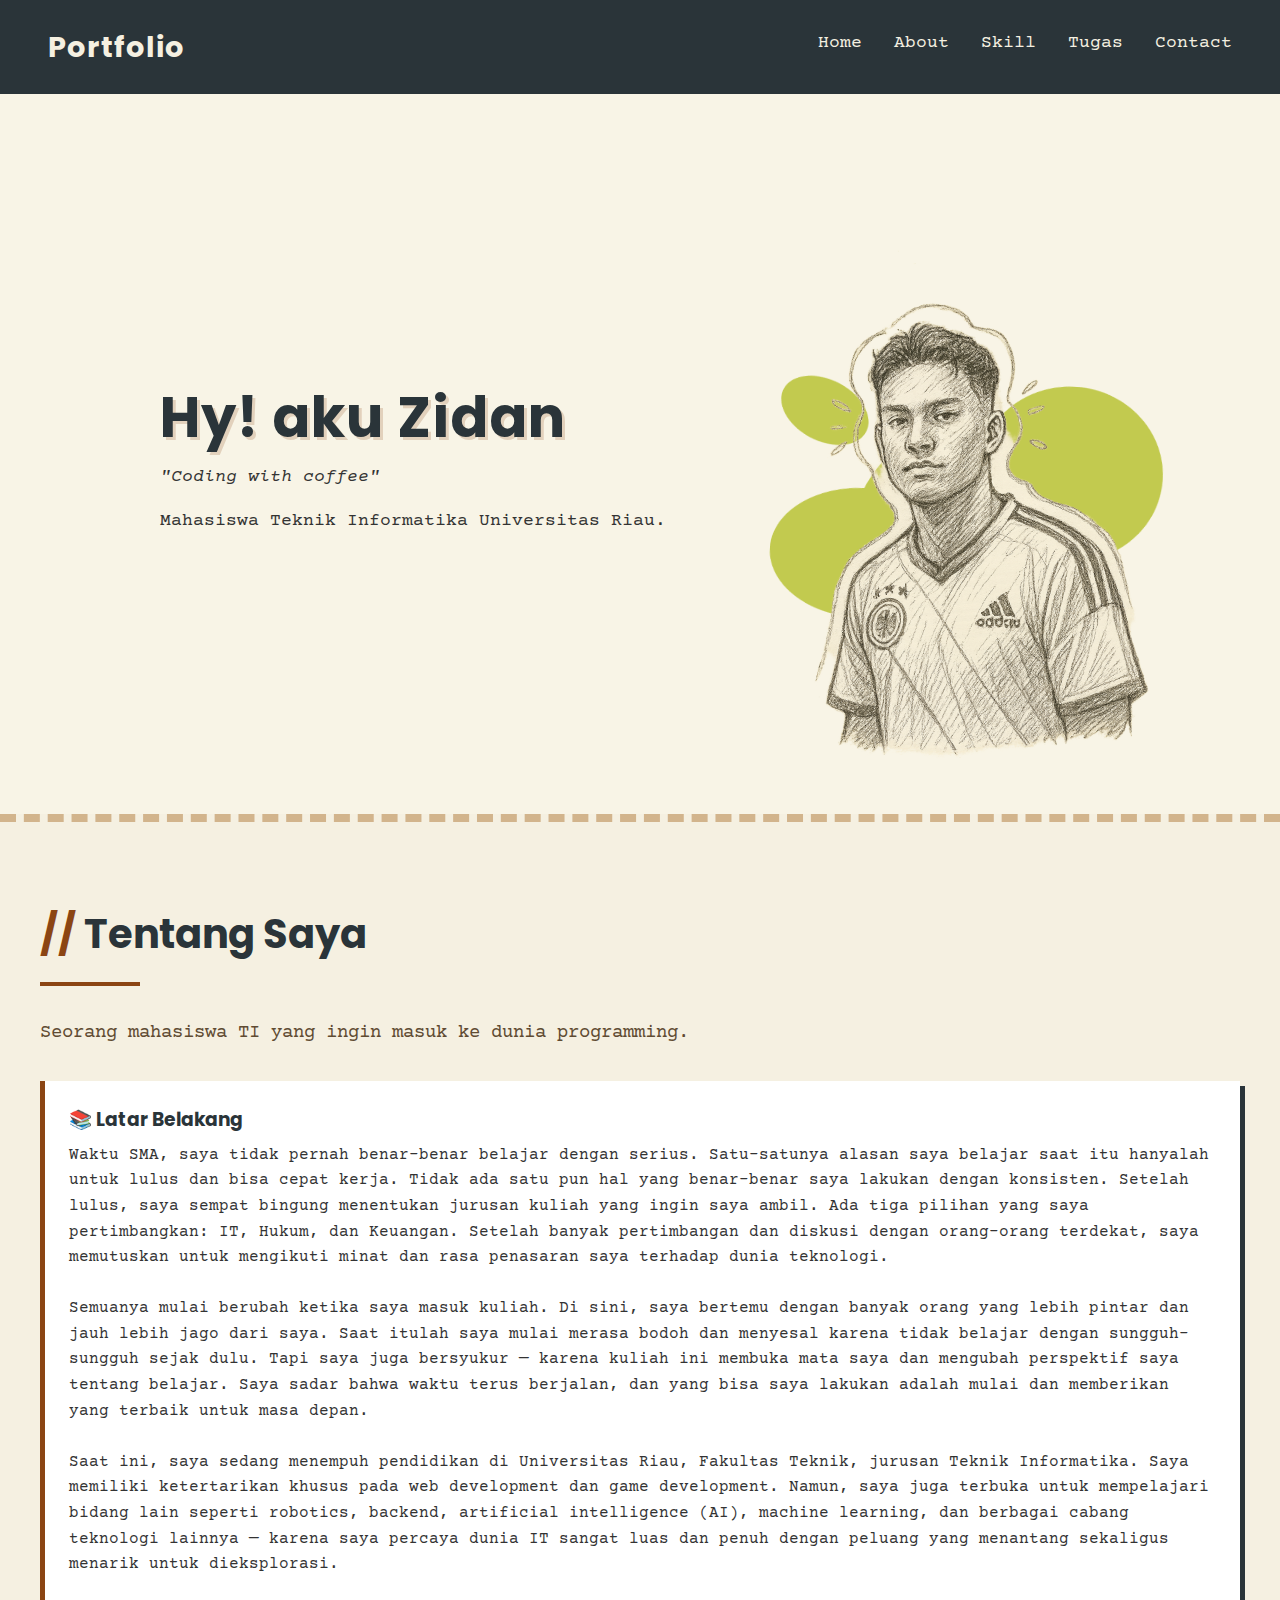
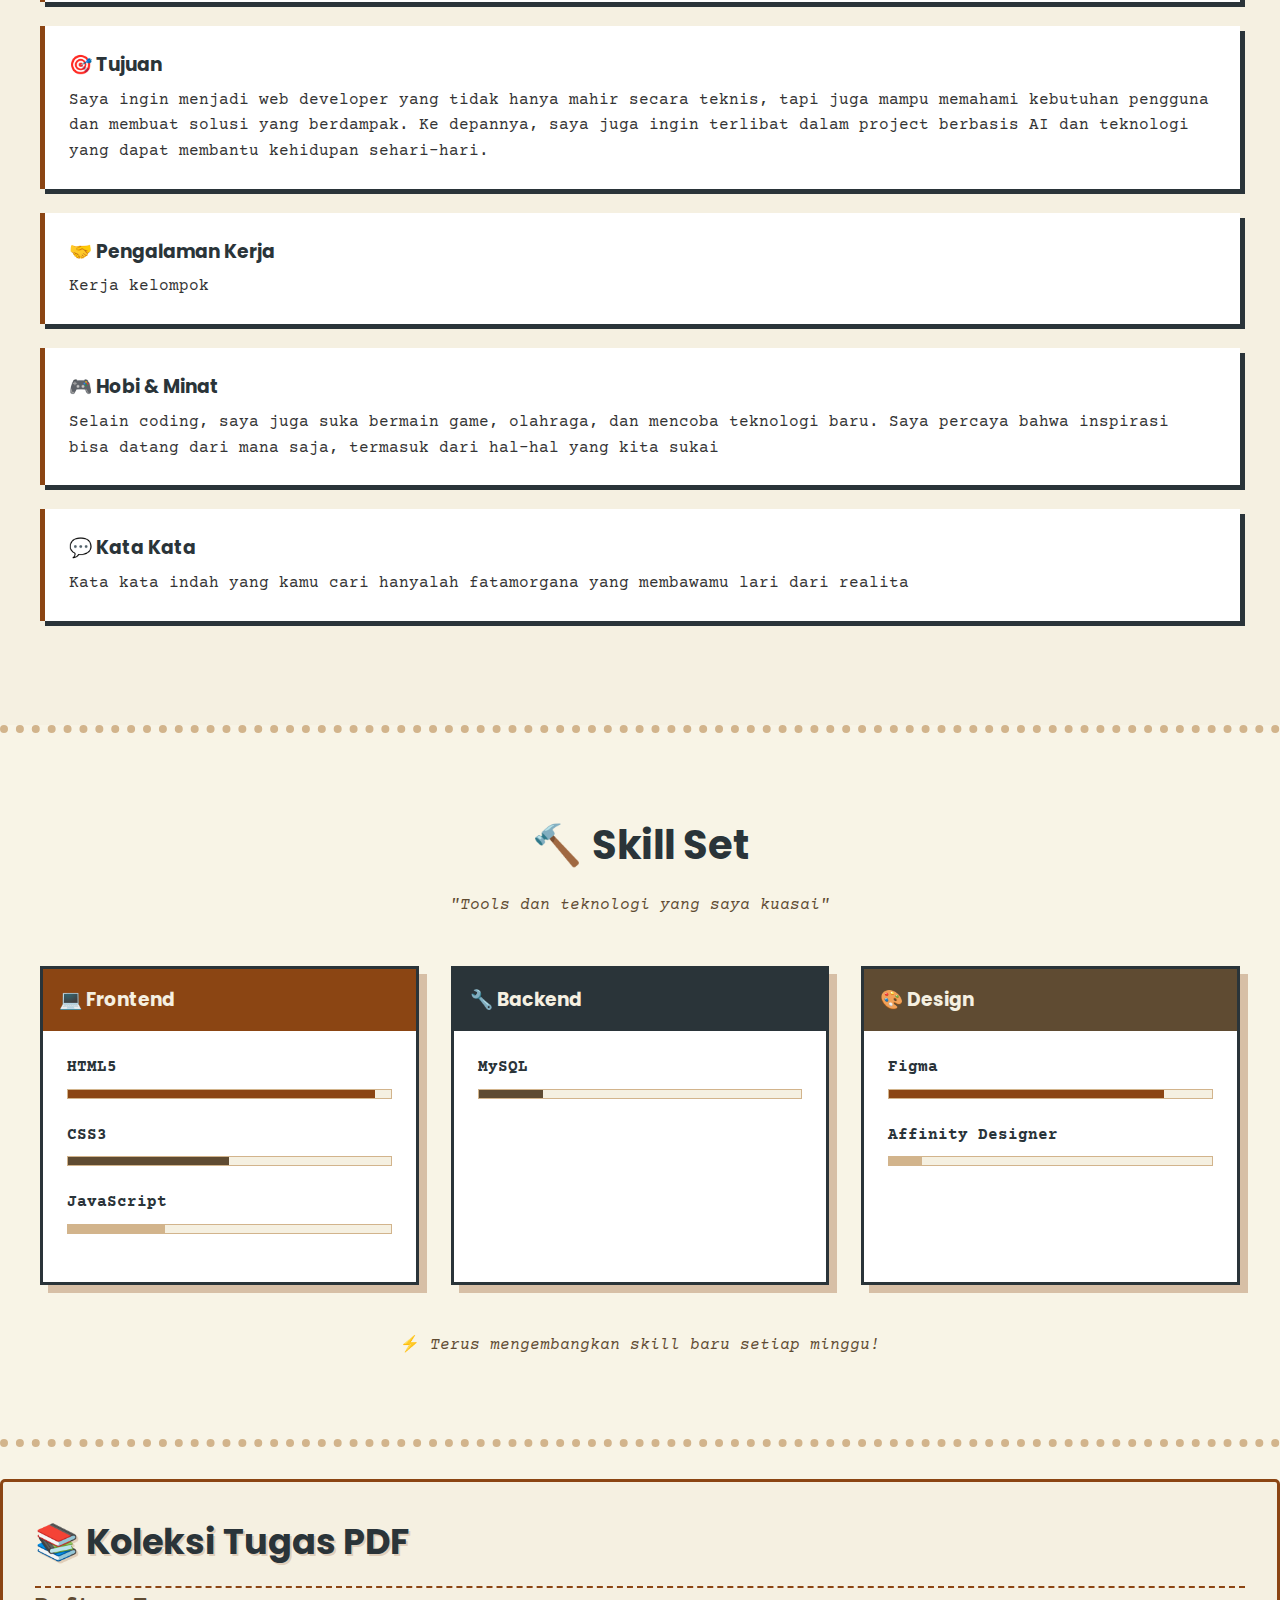
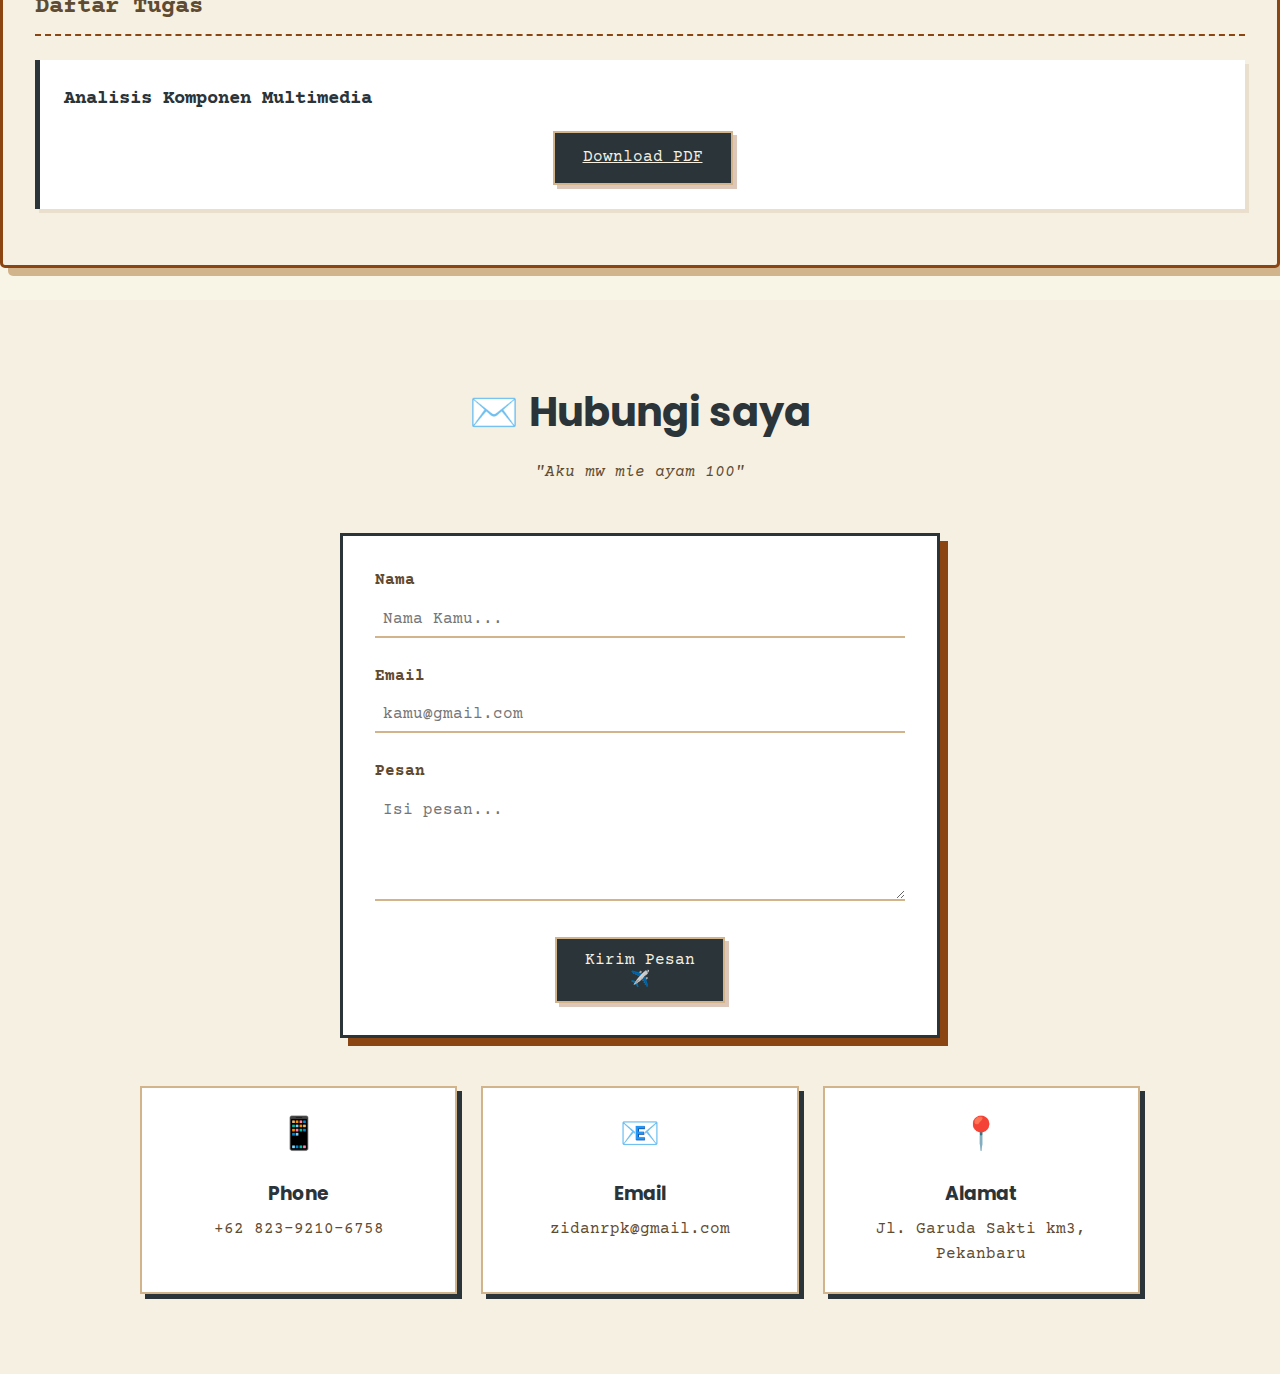
<file: port.html>
<!DOCTYPE html>
<html lang="id">
<head>
    <meta charset="UTF-8">
    <meta name="viewport" content="width=device-width, initial-scale=1.0">
    <title>Portfolio Zidan</title>
    <link rel="preconnect" href="https://fonts.googleapis.com">
    <link rel="preconnect" href="https://fonts.gstatic.com" crossorigin>
    <!-- Import Font Retro -->
    <link href="https://fonts.googleapis.com/css2?family=Poppins:wght@700&family=Playfair+Display:ital,wght@1,500&family=Courier+Prime&display=swap" rel="stylesheet">
    <link rel="stylesheet" href="port.css">
</head>
<body>
    <!-- Navbar -->
    <nav class="navbar" id="Home">
        <a href="#" class="logo">Portfolio</a>
        <div class="nav-links">
            <a href="#Home">Home</a>
            <a href="#About">About</a>
            <a href="#Skill">Skill</a>
            <a href="#Tugas">Tugas</a>
            <a href="#Contact">Contact</a>
        </div>
    </nav>

    <button class="back-to-top">
        <svg width="24" height="24" viewBox="0 0 24 24" fill="none" stroke="#F5F0E1" stroke-width="2">
            <path d="M12 19V5M5 12l7-7 7 7"/>
        </svg>
    </button>

    <section class="hero" >
        <div class="hero-content">
            <h1>Hy! aku Zidan</h1>
            <p class="tagline">"Coding with coffee"</p>
            <p>Mahasiswa Teknik Informatika Universitas Riau.</p>
        </div>
        <div class="hero-images">
            <img src="background.png" alt="Ilustrasi retro">
            <img src="sketsa.png" alt="Portfolio project" class="sketsa">
        </div>
    </section>

    <section class="about" id="About">
        <div class="about-container">
            <div class="about-content">
                <h2><span class="highlight">//</span> Tentang Saya</h2>
                <div class="retro-divider"></div>
                <p class="intro">Seorang mahasiswa TI yang ingin masuk ke dunia programming.</p>
                
                <div class="retro-card">
                    <h3>📚 Latar Belakang</h3>
                    <p>Waktu SMA, saya tidak pernah benar-benar belajar dengan serius. Satu-satunya alasan saya belajar saat itu hanyalah untuk lulus dan bisa cepat kerja. Tidak ada satu pun hal yang benar-benar saya lakukan dengan konsisten. Setelah lulus, saya sempat bingung menentukan jurusan kuliah yang ingin saya ambil. Ada tiga pilihan yang saya pertimbangkan: IT, Hukum, dan Keuangan. Setelah banyak pertimbangan dan diskusi dengan orang-orang terdekat, saya memutuskan untuk mengikuti minat dan rasa penasaran saya terhadap dunia teknologi.</p>
                    <br>
                    <p>Semuanya mulai berubah ketika saya masuk kuliah. Di sini, saya bertemu dengan banyak orang yang lebih pintar dan jauh lebih jago dari saya. Saat itulah saya mulai merasa bodoh dan menyesal karena tidak belajar dengan sungguh-sungguh sejak dulu. Tapi saya juga bersyukur — karena kuliah ini membuka mata saya dan mengubah perspektif saya tentang belajar. Saya sadar bahwa waktu terus berjalan, dan yang bisa saya lakukan adalah mulai dan memberikan yang terbaik untuk masa depan.</p>
                    <br>
                    <p>Saat ini, saya sedang menempuh pendidikan di Universitas Riau, Fakultas Teknik, jurusan Teknik Informatika. Saya memiliki ketertarikan khusus pada web development dan game development. Namun, saya juga terbuka untuk mempelajari bidang lain seperti robotics, backend, artificial intelligence (AI), machine learning, dan berbagai cabang teknologi lainnya — karena saya percaya dunia IT sangat luas dan penuh dengan peluang yang menantang sekaligus menarik untuk dieksplorasi.</p>
                </div>                
                
                <div class="retro-card">
                    <h3>🎯 Tujuan</h3>
                    <p>Saya ingin menjadi web developer yang tidak hanya mahir secara teknis, tapi juga mampu memahami kebutuhan pengguna dan membuat solusi yang berdampak. Ke depannya, saya juga ingin terlibat dalam project berbasis AI dan teknologi yang dapat membantu kehidupan sehari-hari.</p>
                </div>

                <div class="retro-card">
                    <h3>🤝 Pengalaman Kerja</h3>
                    <p>Kerja kelompok</p>
                </div>

                <div class="retro-card">
                    <h3>🎮 Hobi & Minat</h3>
                    <p>Selain coding, saya juga suka bermain game, olahraga, dan mencoba teknologi baru. Saya percaya bahwa inspirasi bisa datang dari mana saja, termasuk dari hal-hal yang kita sukai</p>
                </div>

                <div class="retro-card">
                    <h3>💬 Kata Kata</h3>
                    <p>Kata kata indah yang kamu cari hanyalah fatamorgana yang membawamu lari dari realita</p>
                </div>
            </div>
        </div>
    </section>

    <section class="skills" id="Skill">
        <div class="section-header">
            <h2><span class="highlight">&#x1F528;</span> Skill Set</h2>
            <p class="subtitle">"Tools dan teknologi yang saya kuasai"</p>
        </div>
    
        <div class="skill-categories">
            <!-- Category 1 -->
            <div class="skill-category">
                <div class="category-header" style="background: #8B4513;">
                    <h3>💻 Frontend</h3>
                </div>
                <ul class="skill-items">
                    <li>
                        <span class="skill-name">HTML5</span>
                        <div class="skill-level" data-level="95%">
                            <div class="level-bar" style="width: 95%; background: #8B4513;"></div>
                        </div>
                    </li>
                    <li>
                        <span class="skill-name">CSS3</span>
                        <div class="skill-level" data-level="50%">
                            <div class="level-bar" style="width: 50%; background: #5F4B32;"></div>
                        </div>
                    </li>
                    <li>
                        <span class="skill-name">JavaScript</span>
                        <div class="skill-level" data-level="30%">
                            <div class="level-bar" style="width: 30%; background: #D2B48C;"></div>
                        </div>
                    </li>
                </ul>
            </div>
    
            <!-- Category 2 -->
            <div class="skill-category">
                <div class="category-header" style="background: #2A3439;">
                    <h3>🔧 Backend</h3>
                </div>
                <ul class="skill-items">
                    <li>
                        <span class="skill-name">MySQL</span>
                        <div class="skill-level" data-level="20%">
                            <div class="level-bar" style="width: 20%; background: #5F4B32;"></div>
                        </div>
                    </li>
                </ul>
            </div>
    
            <!-- Category 3 -->
            <div class="skill-category">
                <div class="category-header" style="background: #5F4B32;">
                    <h3>🎨 Design</h3>
                </div>
                <ul class="skill-items">
                    <li>
                        <span class="skill-name">Figma</span>
                        <div class="skill-level" data-level="80%">
                            <div class="level-bar" style="width: 85%; background: #8B4513;"></div>
                        </div>
                    </li>
                    <li>
                        <span class="skill-name">Affinity Designer</span>
                        <div class="skill-level" data-level="10%">
                            <div class="level-bar" style="width: 10%; background: #D2B48C;"></div>
                        </div>
                    </li>
                </ul>
            </div>
        </div>
    
        <div class="skill-footer">
            <p>⚡ <em>Terus mengembangkan skill baru setiap minggu!</em></p>
        </div>
    </section>

    <section class="pdf-upload-section" id="Tugas">
        <h1>📚 Koleksi Tugas PDF</h1>
        
        <!-- Daftar PDF Statis -->
        <div id="pdfListViewer">
            <h2>Daftar Tugas</h2>
            
            <!-- PDF 1 -->
            <div class="pdf-item">
                <h3>Analisis Komponen Multimedia</h3>
                <a href="Analisis_Komponen_Multimedia.pdf" download class="btn-retro">Download PDF</a>
            </div>

        </div>
    </section>
    
    <!--kontak-->
    <section id="Contact" class="contact">
        <div class="contact-container">
            <div class="contact-header">
                <h2><span class="highlight">✉️</span> Hubungi saya</h2>
                <p class="subtitle">"Aku mw mie ayam 100"</p>
            </div>
            

            <div class="contact-content" >
                <!-- Form Kontak Retro -->
                <form class="retro-form" action="https://formspree.io/f/mgvadkej"
                method="POST">
                    <div class="form-group">
                        <label for="name">Nama</label>
                        <input type="text" id="name" placeholder="Nama Kamu..." required>
                        <div class="underline"></div>
                    </div>
    
                    <div class="form-group">
                        <label for="email">Email</label>
                        <input type="email" id="email" placeholder="kamu@gmail.com" required>
                        <div class="underline"></div>
                    </div>
    
                    <div class="form-group">
                        <label for="message">Pesan</label>
                        <textarea id="message" rows="5" placeholder="Isi pesan..."></textarea>
                        <div class="underline"></div>
                    </div>
    
                    <button type="submit" class="btn-retro">
                        <span>Kirim Pesan</span>
                        <div class="paper-plane">✈️</div>
                    </button>
                </form>
    
                <!-- Info Kontak -->
                <div class="contact-info">
                    <div class="info-card">
                        <div class="icon">📱</div>
                        <h3>Phone</h3>
                        <p>+62 823-9210-6758</p>
                    </div>
    
                    <div class="info-card">
                        <div class="icon">📧</div>
                        <h3>Email</h3>
                        <p>zidanrpk@gmail.com</p>
                    </div>
    
                    <div class="info-card">
                        <div class="icon">📍</div>
                        <h3>Alamat</h3>
                        <p>Jl. Garuda Sakti km3, Pekanbaru</p>
                    </div>
                </div>
            </div>
        </div>
    </section>
    
    <script src="port.js"></script>
</body>
</html>
</file>
<file: port.css>
* {
    margin: 0;
    padding: 0;
    box-sizing: border-box;
}

body {
    font-family: 'Courier Prime', monospace;
    background-color: #F8F4E6;
    color: #333;
    line-height: 1.6;
}
html{
    scroll-behavior: smooth;
}


/* Navbar Retro */
.navbar {
    background-color: #2A3439;
    padding: 1.5rem 3rem;
    display: flex;
    justify-content: space-between;
    align-items: center;
    box-shadow: 0 4px 12px rgba(0, 0, 0, 0.1);
}

.logo {
    font-family: 'Poppins', sans-serif;
    font-size: 1.8rem;
    font-weight: 700;
    color: #F5F0E1;
    letter-spacing: 1px;
    text-decoration: none;
}

.nav-links {
    display: flex;
    gap: 2rem;
}

.nav-links a {
    font-family: 'Courier Prime', monospace;
    color: #F5F0E1;
    text-decoration: none;
    font-size: 1.1rem;
    transition: all 0.3s ease;
    border-bottom: 2px solid transparent;
    padding-bottom: 5px;
}

.nav-links a:hover {
    color: #D2B48C;
    border-bottom: 2px solid #C9A66B;
}

/* Hero Section */
.hero {
    background-color: #F8F4E6;
    min-height: 80vh;
    display: flex;
    align-items: center;
    justify-content: space-between;
    padding: 4rem 6rem;

}
.hero-content {
    flex: 1;
    padding-right: 3rem;
    text-align: justify; 
}

.hero-images {
    flex: 1;
    position: relative; 
    width: 45%;
    max-width: 400px; 
    height: 400px; 
    margin-left: 2rem;
}

.hero-images img {
    position: absolute;
    transition: transform 0.3s ease;
    width: 90%;
    height: auto;
    object-fit: contain;
}
.hero-images img[src="sketsa.png"] {
    z-index: 2; 
    transform: rotate(-5deg) translateY(-10px);
}

.hero-images img[src="background.png"] {
    z-index: 1;
    transform: rotate(3deg) translateY(30px) scale(1.1);
    filter: brightness(0.9) contrast(0.9);
    top: 100px;
}

/* Hover effects */
.hero-images:hover img[src="sketsa.png"] {
    transform: rotate(-7deg) translateY(-15px);
}

.hero-images:hover img[src="background.png"] {
    transform: rotate(5deg) translateY(35px) scale(1.15);
}
.hero h1 {
    font-family: 'Poppins', sans-serif;
    font-size: 3.5rem;
    font-weight: 700;
    color: #2A3439;
    margin-bottom: 0rem;
    text-shadow: 3px 3px 0px rgba(139, 69, 19, 0.2);
    letter-spacing: 1px;
    position: relative;
    margin-left: 4rem;
}

.tagline {
    font-family: 'Courier Prime', monospace;
    font-size: 1.2rem;
    color: #5F4B32;
    margin-bottom: 1rem;
    font-style: italic;
}
.hero p {
    max-width: 600px;
    font-size: 1.1rem;
    color: #333;
    margin-left: 4rem;
}



/* About Section */
.about {
    background: #F5F0E1;
    padding: 5rem 2rem;
    border-top: 8px dashed #D2B48C;
}

.about-container {
    max-width: 1200px;
    margin: 0 auto;
    display: flex;
    gap: 3rem;
    align-items: center;
}

.main-photo {
    width: 100%;
    max-width: 350px;
    border: 8px solid #2A3439;
    box-shadow: 12px 12px 0 #8B4513;
    transform: rotate(-3deg);
}

.decor-photo {
    position: absolute;
    bottom: -30px;
    right: -30px;
    width: 120px;
    opacity: 0.8;
}

.about-content {
    flex: 1;
}

.about h2 {
    font-family: 'Poppins', sans-serif;
    font-size: 2.5rem;
    color: #2A3439;
    margin-bottom: 1rem;
}

.highlight {
    color: #8B4513;
}

.retro-divider {
    height: 4px;
    width: 100px;
    background: #8B4513;
    margin: 1rem 0 2rem;
}

.intro {
    font-family: 'Courier Prime', monospace;
    font-size: 1.2rem;
    color: #5F4B32;
    margin-bottom: 2rem;
    line-height: 1.6;
}

.retro-card {
    background: #FFF;
    border-left: 5px solid #8B4513;
    padding: 1.5rem;
    margin-bottom: 1.5rem;
    box-shadow: 5px 5px 0 #2A3439;
}

.retro-card h3 {
    color: #2A3439;
    margin-bottom: 0.5rem;
    font-family: 'Poppins', sans-serif;
}
.back-to-top {
    position: fixed;
    bottom: 2rem;
    right: 2rem;
    width: 50px;
    height: 50px;
    background-color: #8B4513; /* Warna coklat retro */
    color: #F5F0E1;
    border: 2px solid #D2B48C;
    border-radius: 50%;
    font-size: 1.5rem;
    cursor: pointer;
    box-shadow: 4px 4px 0 #2A3439;
    opacity: 0;
    visibility: hidden;
    transition: all 0.3s ease;
    z-index: 1000;
    display: flex;
    align-items: center;
    justify-content: center;
    text-shadow: 1px 1px 2px rgba(0, 0, 0, 0.3);
    transform: translateY(20px);
    transition: all 0.4s cubic-bezier(0.175, 0.885, 0.32, 1.275);
    background-image: url('https://www.transparenttextures.com/patterns/paper.png');
}

.back-to-top:hover {
    background-color: #5F4B32;
    transform: translateY(-5px);
}

.back-to-top.visible {
    opacity: 1;
    visibility: visible;
    transform: translateY(0);
}
/* Skills Section */
.skills {
    background: #F8F4E6;
    padding: 5rem 2rem;
    border-top: 8px dotted #D2B48C;
    border-bottom: 8px dotted #D2B48C;
}

.section-header {
    text-align: center;
    margin-bottom: 3rem;
}

.section-header h2 {
    font-family: 'Poppins', sans-serif;
    font-size: 2.5rem;
    color: #2A3439;
    display: flex;
    align-items: center;
    justify-content: center;
    gap: 10px;
}

.subtitle {
    font-family: 'Courier Prime', monospace;
    font-style: italic;
    color: #5F4B32;
    margin-top: 1rem;
}

.skill-categories {
    display: grid;
    grid-template-columns: repeat(auto-fit, minmax(300px, 1fr));
    gap: 2rem;
    max-width: 1200px;
    margin: 0 auto;
}

.skill-category {
    background: #FFF;
    border: 3px solid #2A3439;
    box-shadow: 8px 8px 0 rgba(139, 69, 19, 0.3);
    transition: all 0.3s ease;
}

.skill-category:hover {
    transform: translateY(-5px);
    box-shadow: 12px 12px 0 rgba(139, 69, 19, 0.3);
}

.category-header {
    padding: 1rem;
    color: #F5F0E1;
}

.category-header h3 {
    font-family: 'Poppins', sans-serif;
    margin: 0;
    display: flex;
    align-items: center;
    gap: 8px;
}

.skill-items {
    list-style: none;
    padding: 1.5rem;
}

.skill-items li {
    margin-bottom: 1.5rem;
}

.skill-name {
    font-family: 'Courier Prime', monospace;
    display: block;
    margin-bottom: 0.5rem;
    color: #2A3439;
    font-weight: bold;
}

.skill-level {
    height: 10px;
    background: #F5F0E1;
    border: 1px solid #D2B48C;
    position: relative;
}

.level-bar {
    height: 100%;
    position: relative;
    transition: width 1s ease-in-out;
}

.level-bar::after {
    content: attr(data-level);
    position: absolute;
    right: -40px;
    top: -5px;
    font-family: 'Courier Prime', monospace;
    font-size: 0.8rem;
    color: #533511;
}

.skill-footer {
    text-align: center;
    margin-top: 3rem;
    font-family: 'Courier Prime', monospace;
    color: #5F4B32;
}
/* Contact Section */
.contact {
    background: #F5F0E1;
    padding: 5rem 2rem;
    position: relative;
    overflow: hidden;
}

.contact::before {
    content: "";
    position: absolute;
    top: 0;
    left: 0;
    width: 100%;
    height: 100%;
    background-image: url('https://www.transparenttextures.com/patterns/notebook.png');
    opacity: 0.1;
    z-index: 0;
}

.contact-container {
    max-width: 1200px;
    margin: 0 auto;
    position: relative;
    z-index: 1;
}

.contact-header {
    text-align: center;
    margin-bottom: 3rem;
}

.contact-header h2 {
    font-family: 'Poppins', sans-serif;
    font-size: 2.5rem;
    color: #2A3439;
    display: flex;
    align-items: center;
    justify-content: center;
    gap: 10px;
}

/* Form Styles */
.retro-form {
    background: white;
    padding: 2rem;
    border: 3px solid #2A3439;
    box-shadow: 8px 8px 0 #8B4513;
    max-width: 600px;
    margin: 0 auto 3rem;
}

.form-group {
    margin-bottom: 1.5rem;
    position: relative;
}

.form-group label {
    display: block;
    font-family: 'Courier Prime', monospace;
    color: #5F4B32;
    margin-bottom: 0.5rem;
    font-weight: bold;
}

.form-group input,
.form-group textarea {
    width: 100%;
    padding: 0.5rem;
    background: transparent;
    border: none;
    border-bottom: 2px solid #D2B48C;
    font-family: 'Courier Prime', monospace;
    font-size: 1rem;
    color: #2A3439;
}

.form-group textarea {
    resize: vertical;
}

.underline {
    height: 2px;
    background: #8B4513;
    width: 0;
    transition: width 0.3s ease;
}

.form-group input:focus + .underline,
.form-group textarea:focus + .underline {
    width: 100%;
}

/* Submit Button */
.btn-retro {
    background: #2A3439;
    color: #F5F0E1;
    border: 2px solid #D2B48C;
    padding: 12px 28px;
    font-family: 'Courier Prime', monospace;
    font-size: 1rem;
    cursor: pointer;
    transition: all 0.3s ease;
    box-shadow: 4px 4px 0 rgba(139, 69, 19, 0.3);
    display: flex;
    align-items: center;
    gap: 10px;
    margin-top: 1rem;
    justify-content: center;
    margin-left: auto;
    margin-right: auto;
    display: block;
    width: fit-content;
}

.btn-retro:hover {
    background: #8B4513;
    transform: translateY(-3px);
    box-shadow: 6px 6px 0 rgba(139, 69, 19, 0.3);
}

.paper-plane {
    transition: transform 0.3s ease;
}

.btn-retro:hover .paper-plane {
    transform: translateX(5px) rotate(30deg);
}

/* Contact Info */
.contact-info {
    display: grid;
    grid-template-columns: repeat(auto-fit, minmax(250px, 1fr));
    gap: 1.5rem;
    max-width: 1000px;
    margin: 0 auto;
}

.info-card {
    background: white;
    padding: 1.5rem;
    border: 2px solid #D2B48C;
    text-align: center;
    box-shadow: 5px 5px 0 #2A3439;
    transition: all 0.3s ease;
}

.info-card:hover {
    transform: translateY(-5px);
    box-shadow: 8px 8px 0 #2A3439;
}

.info-card .icon {
    font-size: 2rem;
    margin-bottom: 1rem;
}

.info-card h3 {
    font-family: 'Poppins', sans-serif;
    color: #2A3439;
    margin-bottom: 0.5rem;
}

.info-card p {
    font-family: 'Courier Prime', monospace;
    color: #5F4B32;
}

/*Tugas*/

.pdf-upload-section {
    background-color: #F5F0E1;
    padding: 2rem;
    margin: 2rem 0;
    border: 3px solid #8B4513;
    box-shadow: 8px 8px 0 #D2B48C;
    border-radius: 5px;
}

.pdf-upload-section h1 {
    font-family: 'Poppins', sans-serif;
    color: #2A3439;
    font-size: 2.2rem;
    margin-bottom: 1rem;
    text-shadow: 2px 2px 0px rgba(139, 69, 19, 0.2);
    display: flex;
    align-items: center;
    gap: 10px;
}

#pdfListViewer h2 {
    font-family: 'Courier Prime', monospace;
    color: #5F4B32;
    font-size: 1.5rem;
    border-top:2px dashed #8B4513; 
    border-bottom: 2px dashed #8B4513;
    padding-bottom: 0.5rem;
    margin-bottom: 1.5rem;
}

.pdf-item {
    background-color: #FFF;
    padding: 1.5rem;
    margin-bottom: 1.5rem;
    border-left: 5px solid #2A3439;
    box-shadow: 4px 4px 0 rgba(139, 69, 19, 0.1);
    transition: all 0.3s ease;
}
.garis{
    border-bottom: 2px dashed #8B4513;
    margin-bottom: 1.5rem;
}
.pdf-item:hover {
    transform: translateY(-3px);
    box-shadow: 6px 6px 0 rgba(139, 69, 19, 0.2);
}

.pdf-item h3 {
    font-family: 'Courier Prime', monospace;
    color: #2A3439;
    font-size: 1.2rem;
    margin-bottom: 1rem;
    font-weight: bold;
}


/* Responsive */
@media (max-width: 768px) {
    .pdf-upload-section {
        padding: 1.5rem;
    }
    
    .pdf-upload-section h1 {
        font-size: 1.8rem;
    }
    
    .pdf-item {
        padding: 1rem;
    }
    .contact-header h2 {
        font-size: 2rem;
    }
    
    .contact-content {
        flex-direction: column;
    }
    
    .retro-form {
        margin-bottom: 2rem;
    }
    .section-header h2 {
        font-size: 2rem;
    }
    
    .skill-categories {
        grid-template-columns: 1fr;
    }
    .about-container {
        flex-direction: column;
    }
    
    .main-photo {
        max-width: 250px;
    }
    
    .about h2 {
        font-size: 2rem;
    }
    .navbar {
        padding: 1rem;
        flex-direction: column;
    }
    .nav-links {
        margin-top: 1rem;
        gap: 1rem;
    }
    
    .hero {
        flex-direction: column;
        padding: 4rem 2rem;
        text-align: center;
    }
    .hero-content {
        padding-right: 0;
        margin-bottom: 3rem;
        text-align: center;
    }
    
    .hero-images {
        justify-content: top;
        width: 50%;
        position: relative;
        bottom: 120px;
        right: 50px;
    }
    
    .buttons {
        flex-direction: column;
        gap: 1rem;
    } 
    .hero p {
        margin: 0 0 3rem;

    }
}

/*teks*/
.font-display {
    font-size: 1.5rem;
    line-height: 1.6;
    padding: 1.5rem;
    background: #F8F4E6;
    border: 2px solid #D2B48C;
    min-height: 200px;
    margin: 1rem 0;
}

.font-controls {
    display: flex;
    gap: 10px;
    flex-wrap: wrap;
    margin-top: 1.5rem;
}

.font-btn {
    background: #2A3439;
    color: #F5F0E1;
    border: 2px solid #D2B48C;
    padding: 8px 16px;
    font-family: 'Courier Prime';
    cursor: pointer;
    box-shadow: 3px 3px 0 rgba(139, 69, 19, 0.3);
    transition: all 0.3s;
}

.font-btn:hover {
    background: #8B4513;
    transform: translateY(-2px);
}

.font-btn.active {
    background: #8B4513;
    box-shadow: 1px 1px 0 #2A3439;
}

.sample-text {
    font-size: 1.2rem;
    margin-top: 1rem;
    color: #5F4B32;
}
.font-viewer-container {
    max-width: 800px;
    margin: 0 auto;
    background: #FFF;
    border: 3px solid #8B4513;
    box-shadow: 8px 8px 0 #D2B48C;
    padding: 2rem;
    margin-bottom: 2rem;
}

.retro-frame {
    background: #FFF;
    padding: 15px;
    border: 3px solid #5F4B32;
    box-shadow: 8px 8px 0 #D2B48C;
    margin-bottom: 2rem;
    max-width: 800px;
}

.retro-frame img {
    width: 100%;
    border: 1px solid #8B4513;
}

.caption {
    font-family: 'Courier Prime';
    color: #5F4B32;
    margin-top: 10px;
    text-align: center;
}
</file>
